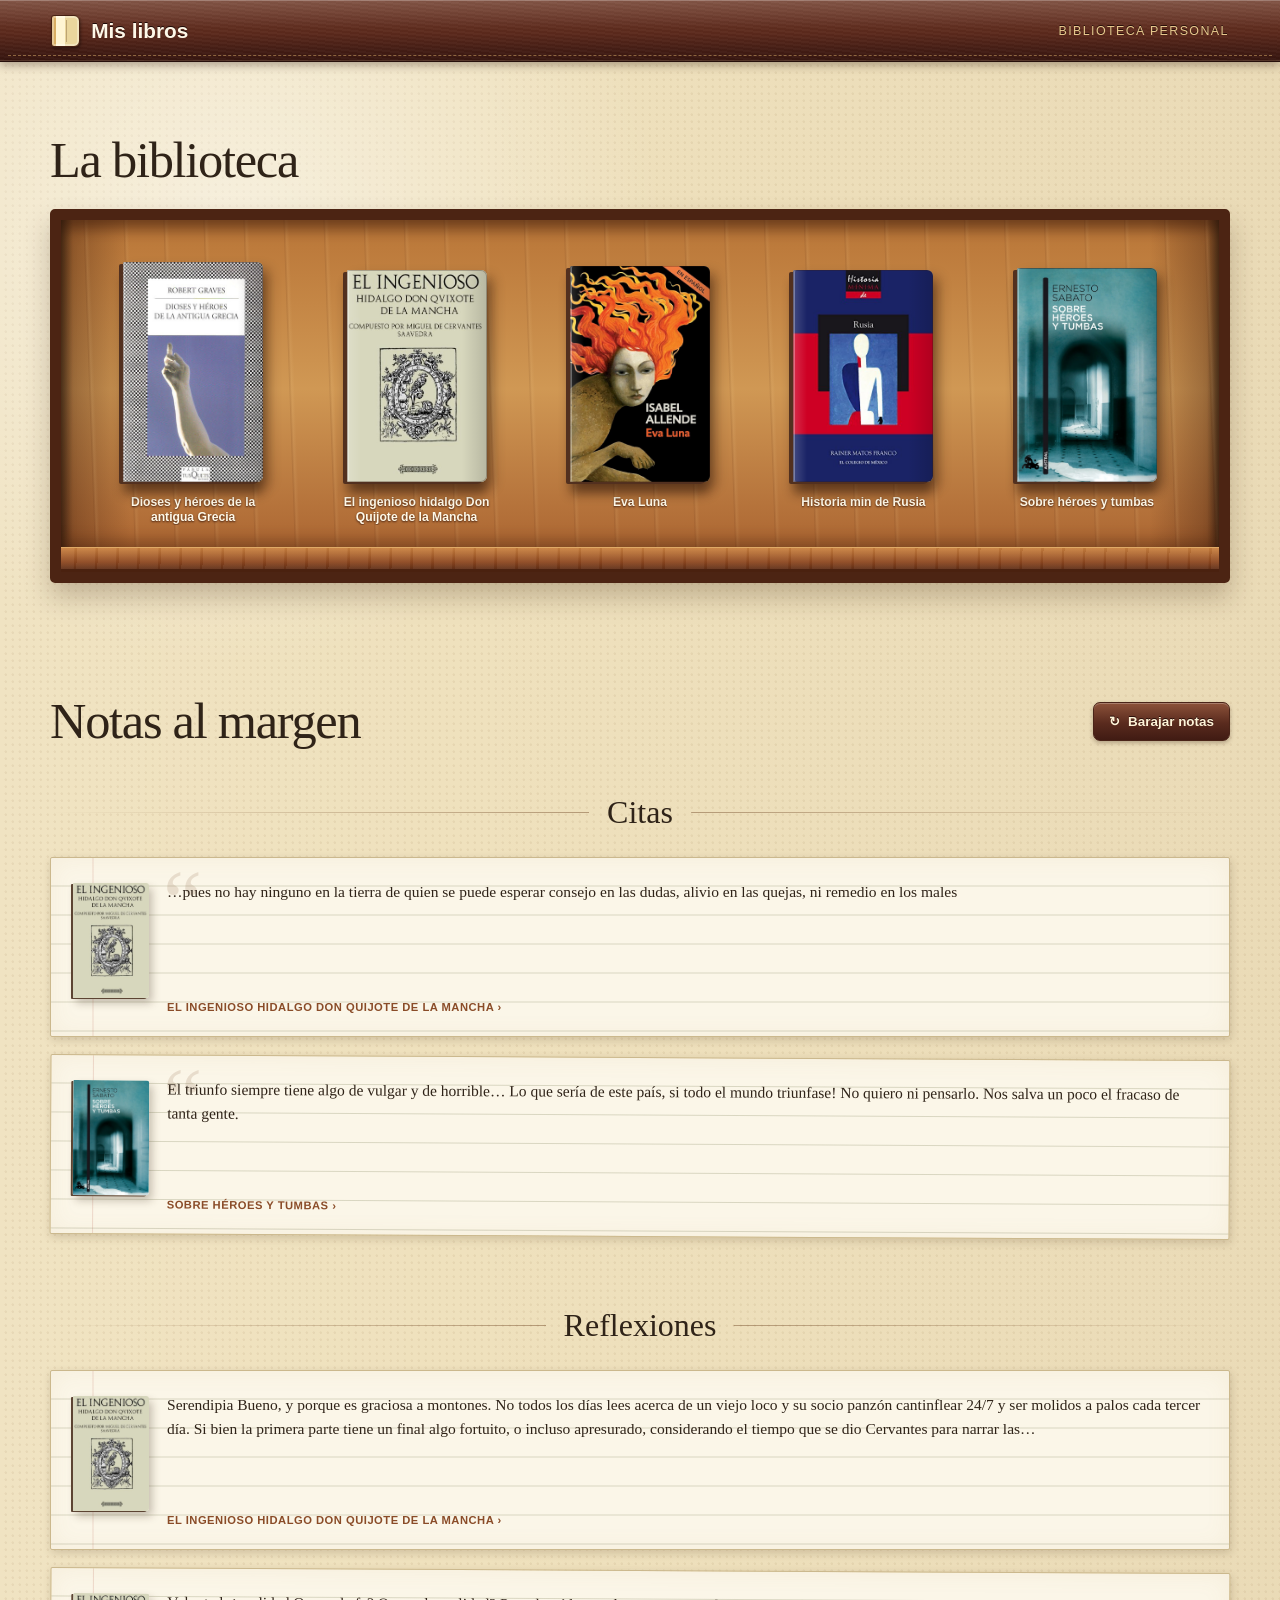
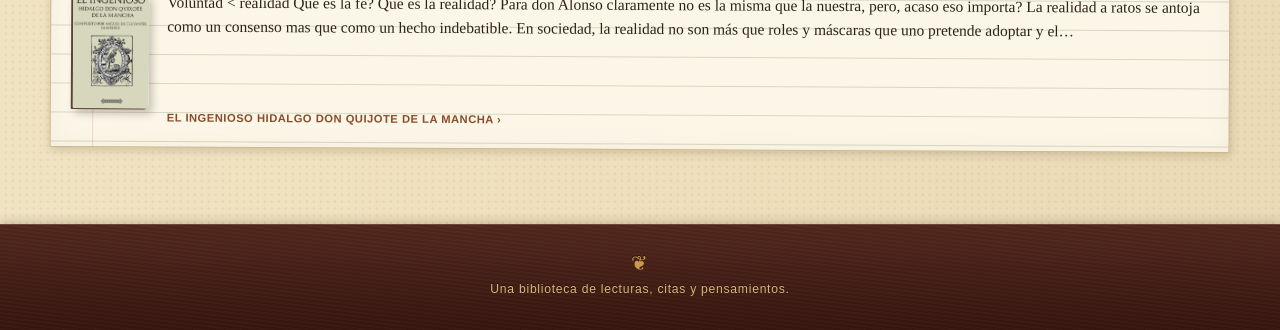
<file: index.html>
<!doctype html>
<html lang="es">
<head>
    <meta charset="UTF-8">
    <meta name="viewport" content="width=device-width, initial-scale=1.0">
    <meta name="description" content="Una biblioteca personal de libros, citas y reflexiones.">
    <title>Mis libros</title>

    <!-- Reusing an existing cover prevents an unnecessary missing favicon request. -->
    <link rel="icon" href="data/images/Eva%20Luna.jpg">

    <!-- The shared stylesheet gives both pages the same old-iBooks visual language. -->
    <link rel="stylesheet" href="css/styles.css">
</head>
<body>
    <!-- This compact toolbar echoes the title bar of the early iPhone/iPad iBooks app. -->
    <header class="app-bar">
        <a class="brand" href="index.html" aria-label="Volver a Mis libros">
            <span class="brand-mark" aria-hidden="true"><span></span></span>
            <span>Mis libros</span>
        </a>
        <span class="app-bar__detail">Biblioteca personal</span>
    </header>

    <main>
        <!-- JavaScript fills this shelf from js/library.js so every available cover is linked. -->
        <section class="library-section" aria-labelledby="library-title">
            <div class="section-heading section-heading--shelf">
                <div>
                    <!-- <p class="eyebrow">La biblioteca</p> -->
                    <h1 id="library-title">La biblioteca</h1>
                </div>
                <!-- <p>Abre una cubierta para leer su contenido, citas y reflexiones.</p> -->
            </div>

            <div class="bookcase" aria-label="Estante de libros">
                <div id="book-shelf" class="book-shelf"></div>
                <div class="shelf-edge" aria-hidden="true"></div>
            </div>
        </section>

        <!-- The three note groups are populated with a new random sample on each page load. -->
        <section class="notes-section" aria-labelledby="notes-title">
            <div class="section-heading notes-heading">
                <!-- <div> -->
                    <!-- <p class="eyebrow">Notas al margen</p> -->
                <h2 id="notes-title">Notas al margen</h2>
                    <!-- <p class="section-intro">Una selección cambiante de mis apuntes. Cada visita abre el cuaderno por páginas distintas.</p> -->
                <!-- </div> -->
                <button id="shuffle-button" class="embossed-button" type="button">
                    <span aria-hidden="true">↻</span>
                    Barajar notas
                </button>
            </div>

            <div id="notes-status" class="loading-note" role="status">Abriendo los cuadernos…</div>
            <div id="note-sections" class="note-sections" hidden></div>
        </section>
    </main>

    <footer class="site-footer">
        <span class="footer-ornament" aria-hidden="true">❦</span>
        <p>Una biblioteca de lecturas, citas y pensamientos.</p>
    </footer>

    <!-- ES modules keep the data/parser logic separate from this page's rendering logic. -->
    <script type="module" src="js/home.js"></script>
</body>
</html>
</file>
<file: css/styles.css>
/* ---------- Materials and shared foundation ---------- */

:root {
    --ink: #2f2318;
    --muted-ink: #75634f;
    --paper: #f7efd9;
    --paper-deep: #ead8ad;
    --leather: #5b291c;
    --leather-dark: #35150f;
    --gold: #d9af5c;
    --wood-light: #bf7a38;
    --wood-mid: #87461f;
    --wood-dark: #4c2413;
    --serif: Georgia, "Times New Roman", serif;
    --sans: "Helvetica Neue", Helvetica, Arial, sans-serif;
}

* {
    box-sizing: border-box;
}

html {
    scroll-behavior: smooth;
}

body {
    margin: 0;
    min-height: 100vh;
    color: var(--ink);
    font-family: var(--serif);
    background-color: #efe1bd;
    /* Layered radial marks suggest natural parchment without an image dependency. */
    background-image:
        radial-gradient(circle at 18% 12%, rgba(255, 255, 255, 0.48), transparent 27rem),
        radial-gradient(circle at 82% 38%, rgba(124, 83, 37, 0.08) 0 1px, transparent 1.5px),
        linear-gradient(90deg, rgba(255, 255, 255, 0.08), transparent 35%, rgba(116, 70, 31, 0.04));
    background-size: auto, 7px 7px, auto;
}

a {
    color: inherit;
}

button,
a {
    -webkit-tap-highlight-color: transparent;
}

button:focus-visible,
a:focus-visible {
    outline: 3px solid #4f8db5;
    outline-offset: 3px;
}

img {
    display: block;
    max-width: 100%;
}

[hidden] {
    display: none !important;
}

/* ---------- iBooks-inspired top toolbar ---------- */

.app-bar {
    position: sticky;
    top: 0;
    z-index: 20;
    display: flex;
    align-items: center;
    justify-content: space-between;
    min-height: 62px;
    padding: 9px clamp(18px, 4vw, 56px);
    color: #fff8e8;
    font-family: var(--sans);
    border-bottom: 1px solid #27100b;
    background:
        linear-gradient(rgba(255, 255, 255, 0.13), transparent 47%),
        repeating-linear-gradient(7deg, rgba(255, 255, 255, 0.025) 0 2px, rgba(0, 0, 0, 0.025) 2px 4px),
        linear-gradient(#713c2b, var(--leather) 55%, var(--leather-dark));
    box-shadow: inset 0 1px rgba(255, 255, 255, 0.24), inset 0 -1px rgba(255, 225, 178, 0.15), 0 3px 9px rgba(42, 20, 11, 0.35);
}

.app-bar::after {
    position: absolute;
    right: 8px;
    bottom: 4px;
    left: 8px;
    height: 1px;
    content: "";
    border-top: 1px dashed rgba(239, 194, 117, 0.45);
}

.brand {
    display: inline-flex;
    align-items: center;
    gap: 11px;
    color: #fff8e8;
    font-size: 1.3rem;
    font-weight: 700;
    text-decoration: none;
    text-shadow: 0 -1px #1e0b08;
}

.brand-mark {
    position: relative;
    width: 29px;
    height: 32px;
    border: 1px solid #462013;
    border-radius: 3px 6px 6px 3px;
    background: linear-gradient(90deg, #d9ae63 0 13%, #fff5d4 13% 50%, #ead69d 50%);
    box-shadow: inset 0 0 0 2px rgba(255, 255, 255, 0.33), 1px 2px 3px rgba(0, 0, 0, 0.35);
}

.brand-mark span {
    position: absolute;
    top: 4px;
    bottom: 4px;
    left: 50%;
    width: 1px;
    background: rgba(104, 69, 35, 0.34);
}

.app-bar__detail {
    color: #e7c98e;
    font-size: 0.78rem;
    letter-spacing: 0.11em;
    text-transform: uppercase;
    text-shadow: 0 -1px #29100b;
}

/* ---------- Main library shelf ---------- */

.library-section,
.notes-section,
.book-main {
    width: min(1180px, calc(100% - 32px));
    margin-inline: auto;
}

.library-section {
    padding-top: clamp(38px, 6vw, 72px);
}

.section-heading {
    display: flex;
    align-items: end;
    justify-content: space-between;
    gap: 36px;
    margin-bottom: 23px;
}

.section-heading > p,
.section-intro {
    max-width: 38rem;
    margin: 0;
    color: var(--muted-ink);
    font-size: 1rem;
    line-height: 1.6;
}

.eyebrow {
    margin: 0 0 7px;
    color: #8b5729;
    font-family: var(--sans);
    font-size: 0.72rem;
    font-weight: 800;
    letter-spacing: 0.19em;
    text-transform: uppercase;
}

h1,
h2,
h3,
p {
    overflow-wrap: anywhere;
}

h1,
h2 {
    margin: 0;
    font-weight: 400;
    letter-spacing: -0.025em;
}

.section-heading h1,
.section-heading h2 {
    font-size: clamp(2rem, 4vw, 3.15rem);
    line-height: 1.04;
}

.bookcase {
    position: relative;
    padding: 35px 30px 0;
    overflow: hidden;
    border: 11px solid var(--wood-dark);
    border-radius: 5px;
    background:
        repeating-linear-gradient(88deg, transparent 0 34px, rgba(76, 35, 14, 0.1) 35px, rgba(255, 222, 162, 0.09) 37px, transparent 40px),
        linear-gradient(90deg, rgba(58, 24, 11, 0.42), transparent 6%, transparent 94%, rgba(58, 24, 11, 0.42)),
        linear-gradient(#b97537, #d09854 48%, #a65e2d);
    box-shadow: inset 0 9px 14px rgba(55, 24, 10, 0.58), 0 14px 26px rgba(61, 35, 17, 0.25);
}

.bookcase::before,
.bookcase::after {
    position: absolute;
    top: 0;
    bottom: 0;
    width: 12px;
    content: "";
    background: linear-gradient(90deg, rgba(0, 0, 0, 0.38), transparent);
}

.bookcase::before {
    left: 0;
}

.bookcase::after {
    right: 0;
    transform: scaleX(-1);
}

.book-shelf {
    position: relative;
    z-index: 1;
    display: grid;
    grid-template-columns: repeat(5, minmax(110px, 1fr));
    align-items: end;
    gap: clamp(18px, 4vw, 58px);
    min-height: 292px;
    padding: 6px 16px 22px;
}

.shelf-edge {
    position: relative;
    z-index: 2;
    height: 27px;
    margin: 0 -35px -2px;
    border-top: 1px solid #e0aa66;
    border-bottom: 5px solid #4a210f;
    background:
        repeating-linear-gradient(92deg, rgba(255, 255, 255, 0.05) 0 18px, rgba(76, 31, 12, 0.08) 19px 21px),
        linear-gradient(#cb8240, #8b461f 68%, #613018);
    box-shadow: 0 -7px 14px rgba(61, 26, 10, 0.35), 0 7px 10px rgba(45, 18, 8, 0.36);
}

.shelf-book {
    display: flex;
    min-width: 0;
    flex-direction: column;
    align-items: center;
    gap: 13px;
    color: #fff9e8;
    font-family: var(--sans);
    text-align: center;
    text-decoration: none;
    text-shadow: 0 1px 2px #45200f;
}

.shelf-book__cover {
    position: relative;
    display: block;
    width: min(100%, 140px);
    aspect-ratio: 0.66;
    border-radius: 2px 6px 6px 2px;
    background: #e5d5af;
    box-shadow: -4px 2px 0 #52301f, 0 12px 11px rgba(38, 17, 7, 0.48), 7px 6px 12px rgba(36, 15, 6, 0.28);
    transition: transform 180ms ease, filter 180ms ease;
}

.shelf-book__cover::after {
    position: absolute;
    inset: 0;
    content: "";
    border-radius: inherit;
    background: linear-gradient(90deg, rgba(255, 255, 255, 0.18), transparent 10%, transparent 82%, rgba(0, 0, 0, 0.15));
    box-shadow: inset 0 0 0 1px rgba(58, 32, 18, 0.3), inset 2px 0 rgba(255, 255, 255, 0.3);
    pointer-events: none;
}

.shelf-book__cover img {
    width: 100%;
    height: 100%;
    object-fit: cover;
    border-radius: inherit;
}

.shelf-book__title {
    display: -webkit-box;
    max-width: 150px;
    min-height: 2.5em;
    overflow: hidden;
    font-size: 0.76rem;
    font-weight: 600;
    line-height: 1.25;
    -webkit-box-orient: vertical;
    -webkit-line-clamp: 2;
}

.shelf-book:hover .shelf-book__cover,
.shelf-book:focus-visible .shelf-book__cover {
    filter: brightness(1.06);
    transform: translateY(-9px) rotate(-1deg);
}

/* ---------- Random note previews ---------- */

.notes-section {
    padding-block: clamp(64px, 9vw, 112px) 74px;
}

.notes-heading {
    align-items: center;
}

.section-intro {
    margin-top: 12px;
}

.embossed-button,
.back-button {
    flex: 0 0 auto;
    border: 1px solid #4a2418;
    border-radius: 7px;
    color: #fff4d8;
    font-family: var(--sans);
    font-size: 0.84rem;
    font-weight: 700;
    text-decoration: none;
    text-shadow: 0 -1px #2b100b;
    background: linear-gradient(#8c523a, #5a2b1e 54%, #401b13);
    box-shadow: inset 0 1px rgba(255, 255, 255, 0.25), 0 2px 4px rgba(49, 25, 14, 0.3);
    cursor: pointer;
}

.embossed-button {
    display: inline-flex;
    align-items: center;
    gap: 8px;
    padding: 11px 15px;
}

.embossed-button:hover {
    filter: brightness(1.08);
}

.embossed-button:active {
    box-shadow: inset 0 2px 5px rgba(20, 7, 4, 0.5);
    transform: translateY(1px);
}

.embossed-button.is-shuffling span {
    animation: turn 420ms ease;
}

@keyframes turn {
    to { transform: rotate(360deg); }
}

.loading-note,
.book-loading {
    padding: 50px 20px;
    color: var(--muted-ink);
    font-style: italic;
    text-align: center;
}

.loading-note--error,
.book-loading--error {
    color: #7d2e24;
    font-style: normal;
}

.note-sections {
    display: grid;
    gap: 70px;
    margin-top: 46px;
}

.note-group__heading,
.book-note-section__heading {
    display: flex;
    align-items: center;
    gap: 18px;
    margin-bottom: 26px;
}

.note-group__heading h3 {
    margin: 0;
    font-size: clamp(1.55rem, 3vw, 2rem);
    font-weight: 400;
}

.note-group__rule {
    height: 1px;
    flex: 1;
    background: linear-gradient(90deg, transparent, rgba(110, 68, 34, 0.45));
}

.note-group__rule:last-child {
    transform: scaleX(-1);
}

.note-grid {
    display: grid;
    /* A single reading column follows the vertical note-list reference layout. */
    grid-template-columns: 1fr;
    gap: 20px;
}

.note-card {
    position: relative;
    display: grid;
    grid-template-columns: 76px 1fr;
    gap: 18px;
    min-height: 180px;
    padding: 22px 22px 21px;
    border: 1px solid #cbb88d;
    border-radius: 2px;
    background:
        linear-gradient(90deg, transparent 41px, rgba(176, 81, 65, 0.19) 42px, transparent 43px),
        repeating-linear-gradient(#fbf6e8 0 27px, #d9d6c1 28px, #fbf6e8 29px);
    box-shadow: 1px 3px 8px rgba(72, 48, 25, 0.18), inset 0 0 24px rgba(183, 145, 78, 0.08);
}

.note-card:nth-child(2n) {
    transform: rotate(0.3deg);
}

.note-card:nth-child(3n) {
    transform: rotate(-0.25deg);
}

.note-card__cover {
    align-self: start;
    display: block;
    aspect-ratio: 0.66;
    margin-top: 3px;
    border-radius: 1px 3px 3px 1px;
    box-shadow: -2px 1px #5c4433, 3px 5px 8px rgba(58, 39, 22, 0.28);
}

.note-card__cover img {
    width: 100%;
    height: 100%;
    object-fit: cover;
    border-radius: inherit;
}

.note-card__body {
    position: relative;
    display: flex;
    min-width: 0;
    flex-direction: column;
}

.note-card__body p {
    position: relative;
    z-index: 1;
    margin: 0 0 16px;
    font-size: 0.97rem;
    line-height: 1.55;
}

.quote-mark {
    position: absolute;
    top: -22px;
    left: -4px;
    color: rgba(119, 73, 38, 0.14);
    font-size: 5.5rem;
    line-height: 1;
}

.note-card__source {
    margin-top: auto;
    color: #8a4c28;
    font-family: var(--sans);
    font-size: 0.7rem;
    font-weight: 700;
    letter-spacing: 0.045em;
    line-height: 1.35;
    text-decoration: none;
    text-transform: uppercase;
}

.note-card__source:hover {
    text-decoration: underline;
}

.empty-section {
    color: var(--muted-ink);
    font-style: italic;
}

/* ---------- Individual book reading view ---------- */

.brand--centered {
    position: absolute;
    left: 50%;
    font-size: 1.02rem;
    transform: translateX(-50%);
}

.back-button {
    position: relative;
    z-index: 1;
    display: inline-flex;
    align-items: center;
    padding: 7px 11px 7px 8px;
}

.back-button span {
    margin-right: 4px;
    font-family: var(--serif);
    font-size: 1.45rem;
    line-height: 0.55;
}

.app-bar__spacer {
    width: 88px;
}

.book-main {
    padding-block: clamp(38px, 7vw, 78px) 80px;
}

.book-view {
    max-width: 980px;
    margin-inline: auto;
}

.book-hero {
    display: grid;
    grid-template-columns: minmax(180px, 260px) 1fr;
    align-items: center;
    gap: clamp(34px, 7vw, 78px);
    padding-inline: clamp(8px, 4vw, 44px);
    margin-bottom: 66px;
}

.book-hero__cover-wrap {
    position: relative;
    perspective: 800px;
}

.book-hero__cover-wrap::after {
    position: absolute;
    right: 7%;
    bottom: -21px;
    left: 4%;
    height: 24px;
    content: "";
    border-radius: 50%;
    background: rgba(62, 37, 19, 0.3);
    filter: blur(12px);
}

.book-hero__cover {
    position: relative;
    z-index: 1;
    width: 100%;
    aspect-ratio: 0.66;
    object-fit: cover;
    border-radius: 3px 10px 10px 3px;
    box-shadow: -7px 4px #513624, inset 2px 0 rgba(255, 255, 255, 0.22), 13px 15px 24px rgba(56, 34, 18, 0.35);
    transform: rotateY(3deg);
}

.book-hero__copy h1 {
    max-width: 670px;
    font-size: clamp(2.35rem, 6vw, 4.7rem);
    line-height: 0.98;
}

.book-hero__copy > p:not(.eyebrow) {
    max-width: 35rem;
    margin: 22px 0 0;
    color: var(--muted-ink);
    font-size: 1.05rem;
    line-height: 1.6;
}

.book-nav {
    display: flex;
    flex-wrap: wrap;
    gap: 8px;
    margin-top: 28px;
}

.book-nav a {
    padding: 8px 12px;
    border: 1px solid #b3925d;
    border-radius: 999px;
    color: #674224;
    font-family: var(--sans);
    font-size: 0.74rem;
    font-weight: 700;
    text-decoration: none;
    background: rgba(255, 249, 231, 0.52);
    box-shadow: inset 0 1px rgba(255, 255, 255, 0.65);
}

.book-nav a:hover {
    background: rgba(255, 249, 231, 0.9);
}

.paper-stack {
    width: calc(100% - 28px);
    height: 9px;
    margin-inline: auto;
    border: 1px solid #c6b487;
    border-bottom: 0;
    background: #e5d8b8;
    box-shadow: 0 -3px #f2e7ca, 0 -5px #c9b88f;
}

.book-notes {
    position: relative;
    padding: clamp(30px, 7vw, 78px);
    border: 1px solid #c5b383;
    background:
        linear-gradient(90deg, transparent 68px, rgba(178, 89, 76, 0.15) 69px, transparent 70px),
        linear-gradient(rgba(255, 255, 255, 0.22), transparent 8rem),
        #faf4e1;
    box-shadow: 0 10px 26px rgba(71, 47, 24, 0.24), inset 0 0 60px rgba(159, 119, 56, 0.07);
}

.book-notes::before {
    position: absolute;
    top: 0;
    bottom: 0;
    left: 29px;
    width: 1px;
    content: "";
    border-left: 1px dashed rgba(146, 105, 59, 0.22);
}

.book-note-section {
    scroll-margin-top: 90px;
}

.book-note-section + .book-note-section {
    margin-top: 75px;
    padding-top: 62px;
    border-top: 1px solid rgba(129, 93, 50, 0.28);
}

.book-note-section__heading {
    justify-content: center;
    gap: 14px;
    color: #704729;
    text-align: center;
}

.book-note-section__heading h2 {
    font-size: clamp(1.9rem, 4vw, 2.8rem);
}

.book-note-section__heading span {
    color: #b6894c;
    font-size: 0.75rem;
}

.markdown-body {
    max-width: 760px;
    margin-inline: auto;
    font-size: clamp(1rem, 1.5vw, 1.09rem);
    line-height: 1.76;
}

.markdown-body p {
    margin: 0 0 1.25em;
}

.markdown-body h3,
.markdown-body h4,
.markdown-body h5,
.markdown-body h6 {
    margin: 2em 0 0.7em;
    color: #664229;
    font-weight: 400;
    line-height: 1.22;
}

.markdown-body h3 {
    font-size: 1.65rem;
}

.markdown-list {
    display: grid;
    gap: 7px;
    margin: 0 0 1.6em;
    padding: 0;
    list-style: none;
}

.markdown-list li {
    display: grid;
    grid-template-columns: 2.2em 1fr;
    gap: 2px;
    margin-left: calc(var(--note-indent) * 1.35rem);
}

.note-marker {
    color: #a36b35;
    font-family: var(--sans);
    font-size: 0.82em;
    font-weight: 700;
    text-align: right;
    padding-right: 0.7em;
}

.markdown-body code {
    padding: 0.1em 0.35em;
    border: 1px solid #dccca4;
    border-radius: 3px;
    background: #efe3c5;
    font-size: 0.87em;
}

.markdown-body pre {
    overflow-x: auto;
    padding: 18px;
    border: 1px solid #d1bf94;
    border-radius: 4px;
    background: #eee2c5;
}

.markdown-body pre code {
    padding: 0;
    border: 0;
    background: transparent;
}

/* ---------- Footer and responsive adjustments ---------- */

.site-footer {
    padding: 27px 20px 34px;
    color: #d7b875;
    font-family: var(--sans);
    font-size: 0.76rem;
    letter-spacing: 0.06em;
    text-align: center;
    text-shadow: 0 -1px #25100b;
    background:
        repeating-linear-gradient(7deg, rgba(255, 255, 255, 0.02) 0 2px, rgba(0, 0, 0, 0.02) 2px 4px),
        linear-gradient(#52271b, #35150f);
    box-shadow: inset 0 1px rgba(255, 255, 255, 0.14), 0 -3px 9px rgba(57, 29, 14, 0.18);
}

.site-footer p {
    margin: 7px 0 0;
}

.site-footer a {
    color: #f3dbac;
}

.footer-ornament {
    color: #c99a4d;
    font-size: 1.25rem;
}

@media (max-width: 900px) {
    .book-shelf {
        grid-template-columns: repeat(5, minmax(90px, 1fr));
        gap: 22px;
        min-height: 245px;
    }

    .note-grid {
        grid-template-columns: 1fr;
    }

    .note-card:last-child:nth-child(3) {
        width: 100%;
    }
}

@media (max-width: 680px) {
    .app-bar {
        min-height: 56px;
        padding-inline: 14px;
    }

    .app-bar__detail,
    .brand-mark {
        display: none;
    }

    .brand {
        font-size: 1.08rem;
    }

    .section-heading,
    .notes-heading {
        align-items: start;
        flex-direction: column;
        gap: 18px;
    }

    .section-heading--shelf > p {
        max-width: 30rem;
    }

    .bookcase {
        margin-inline: -16px;
        padding: 30px 18px 0;
        border-width: 7px;
        border-radius: 0;
    }

    .book-shelf {
        grid-template-columns: repeat(3, minmax(80px, 1fr));
        gap: 34px 22px;
        padding-inline: 8px;
    }

    .shelf-book:nth-child(n + 4) {
        margin-top: 15px;
    }

    .shelf-book__cover {
        width: min(100%, 125px);
    }

    .shelf-edge {
        margin-inline: -22px;
    }

    .note-grid {
        grid-template-columns: 1fr;
    }

    .note-card,
    .note-card:last-child:nth-child(3) {
        width: 100%;
        transform: none;
    }

    .book-hero {
        grid-template-columns: 128px 1fr;
        gap: 26px;
        align-items: start;
    }

    .book-hero__copy h1 {
        font-size: clamp(2rem, 9vw, 3rem);
    }

    .book-hero__copy > p:not(.eyebrow) {
        display: none;
    }

    .book-nav {
        margin-top: 18px;
    }

    .book-notes {
        padding: 36px 27px 45px 44px;
    }

    .book-notes::before {
        left: 25px;
    }
}

@media (max-width: 430px) {
    .library-section,
    .notes-section,
    .book-main {
        width: min(100% - 24px, 1180px);
    }

    .book-shelf {
        grid-template-columns: repeat(2, minmax(95px, 1fr));
    }

    .note-card {
        grid-template-columns: 62px 1fr;
        gap: 14px;
        padding: 18px;
    }

    .book-hero {
        grid-template-columns: 104px 1fr;
        gap: 20px;
        padding-inline: 0;
    }

    .book-hero__copy h1 {
        font-size: clamp(1.7rem, 8.5vw, 2.35rem);
    }

    .book-nav a {
        padding: 6px 9px;
        font-size: 0.68rem;
    }
}

@media (prefers-reduced-motion: reduce) {
    html {
        scroll-behavior: auto;
    }

    *,
    *::before,
    *::after {
        animation-duration: 0.01ms !important;
        animation-iteration-count: 1 !important;
        transition-duration: 0.01ms !important;
    }
}
</file>
